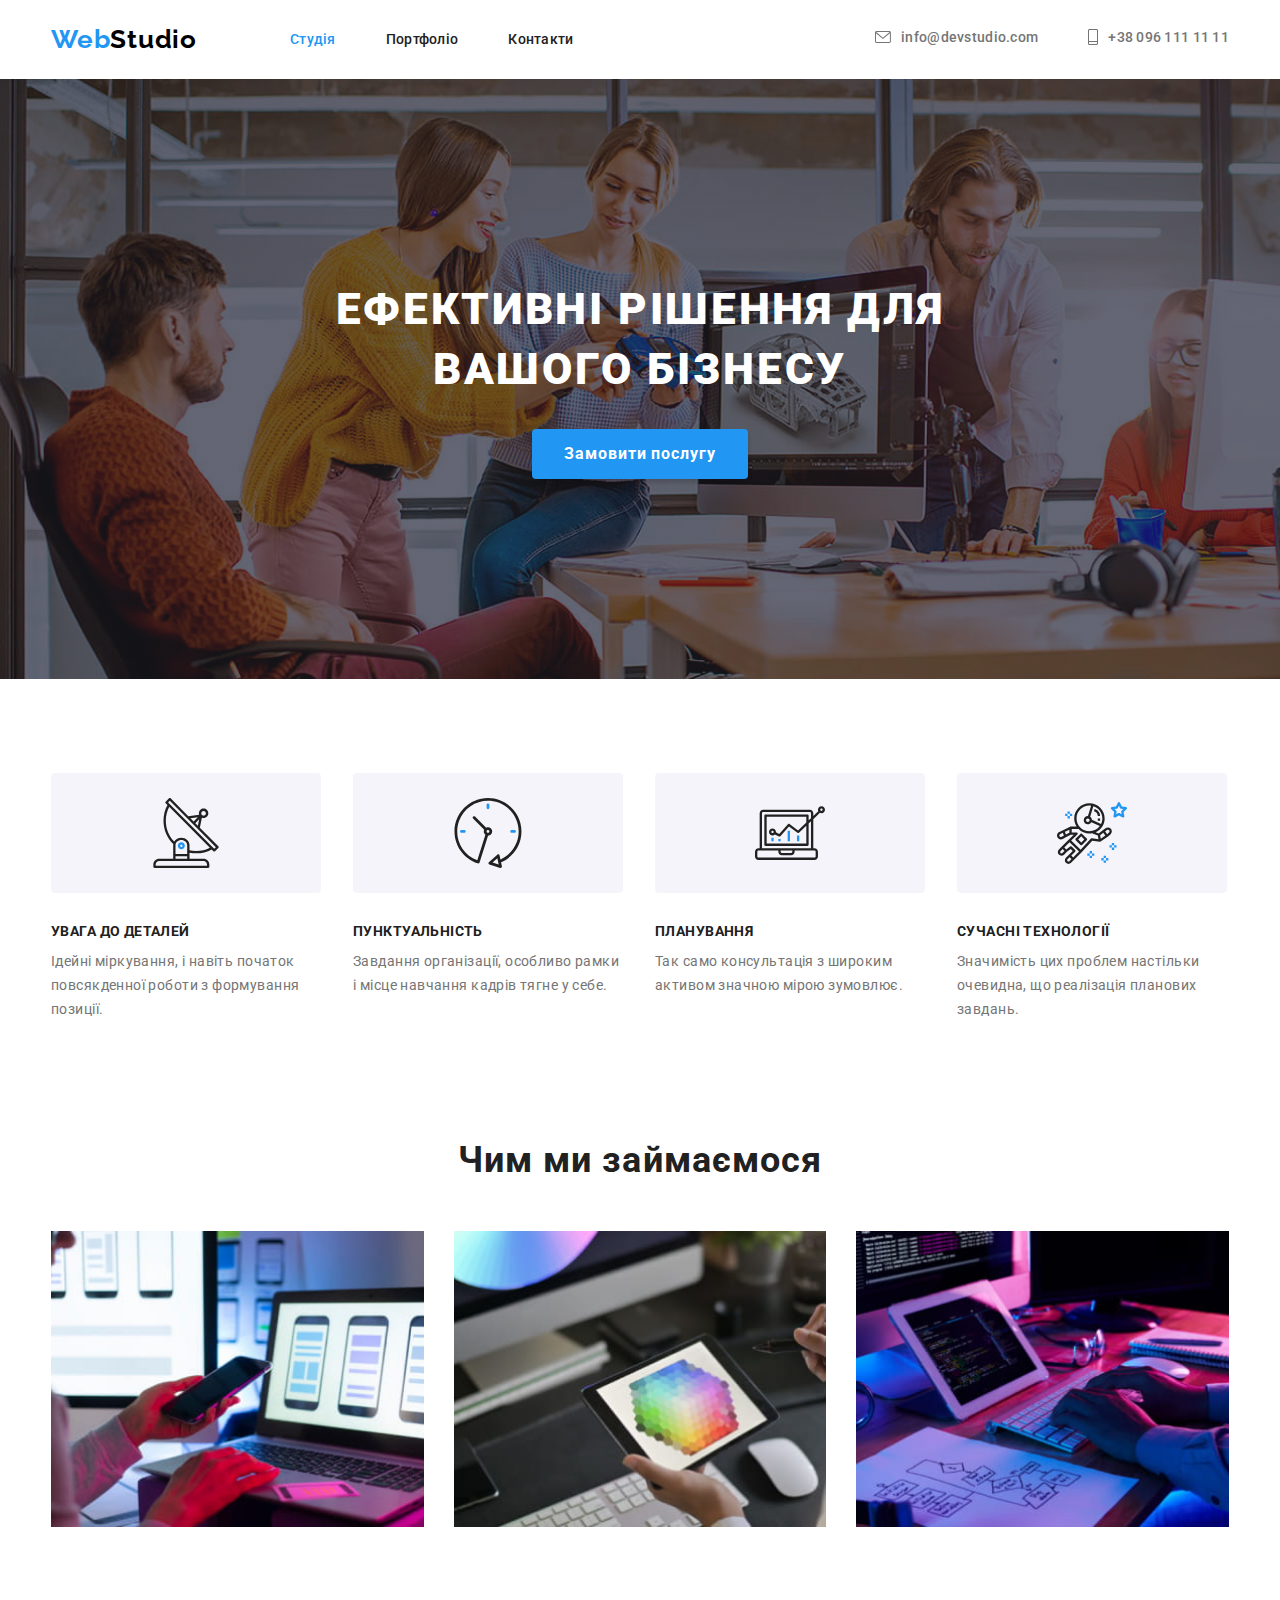
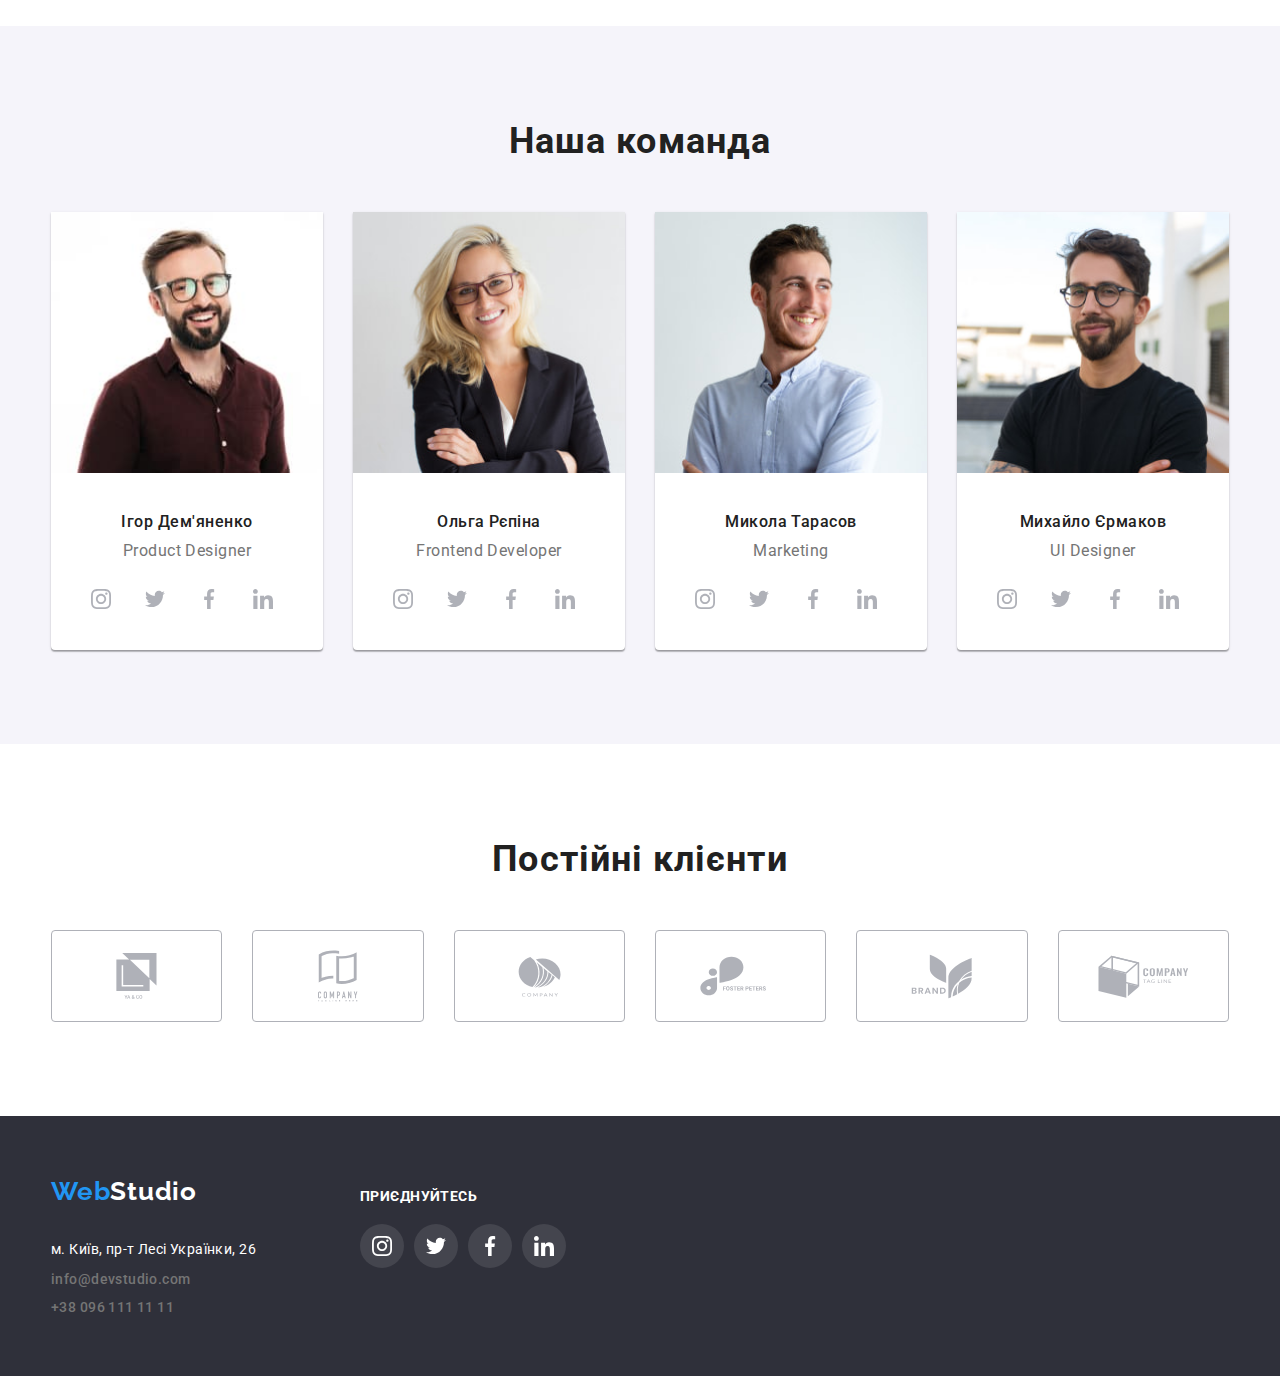
<file: index.html>
<!DOCTYPE html>
<html lang="en">
  <head>
    <meta charset="UTF-8" />
    <meta http-equiv="X-UA-Compatible" content="IE=edge" />
    <meta name="viewport" content="width=device-width, initial-scale=1.0" />
    <link
      rel="stylesheet"
      href="https://cdnjs.cloudflare.com/ajax/libs/modern-normalize/1.1.0/modern-normalize.css"
    />
    <link rel="stylesheet" href="./css/style.css" />
    <link rel="preconnect" href="https://fonts.googleapis.com" />
    <link rel="preconnect" href="https://fonts.gstatic.com" crossorigin />
    <link
      href="https://fonts.googleapis.com/css2?family=Raleway:wght@700&family=Roboto:wght@400;500;700;900&display=swap"
      rel="stylesheet"
    />
    <title>WebStudio</title>
  </head>
  <body>
    <header>
      <div class="container header-flex">
        <a class="logo link" href="/"
          ><span class="logo-blue">Web</span>Studio</a
        >
        <nav>
          <ul class="list header-list">
            <li>
              <a class="link header-active-link header-list-link" href="#"
                >Студія</a
              >
            </li>
            <li>
              <a class="link header-list-link" href="./portfolio.html"
                >Портфоліо</a
              >
            </li>
            <li><a class="link header-list-link" href="#">Контакти</a></li>
          </ul>
        </nav>
        <ul class="list header-contact">
          <li class="header-icon">
            <a
              class="link header-list-link contacts"
              href="mailto:info@devstudio.com"
            >
              <svg width="16" height="12px">
                <use href="./images/icons.svg#icon-envelope"></use>
              </svg>
              info@devstudio.com
            </a>
          </li>
          <li class="header-icon">
            <a class="link header-list-link contacts" href="tel:+380961111111">
              <svg width="10" height="16px">
                <use href="./images/icons.svg#icon-vector"></use>
              </svg>
              +38 096 111 11 11
            </a>
          </li>
        </ul>
      </div>
    </header>
    <main>
      <section class="order section">
        <h1 class="order-effective tetle-text-order">
          Ефективні рішення для вашого бізнесу
        </h1>
        <button class="order-button" type="button" data-modal-open>
          Замовити послугу
        </button>
        <!-- <div class="backdrop is-hidden" data-modal>
          <div class="modal">
            <p>
              Lorem ipsum dolor sit amet consectetur adipisicing elit. Officia,
              nam molestiae nisi magnam cum libero, doloribus ipsum suscipit,
              dicta rem aut necessitatibus nulla maxime unde facere provident
              quae neque expedita? Voluptas sed facilis illum, odit nostrum
              illo, earum fugiat assumenda, voluptatibus deleniti quae autem.
              Voluptas laborum, minima maxime veritatis tenetur atque minus
              deleniti similique quam molestias quas dignissimos inventore
              autem!
            </p>
            <button data-modal-close></button>
          </div>
        </div> -->
      </section>
      <section class="features section">
        <div class="container">
          <ul class="list features-flex">
            <li class="features-element">
              <div class="wrapper-icon">
                <svg class="features-icons" width="70" heigt="70">
                  <use href="./images/icons.svg#icon-antenna"></use>
                </svg>
              </div>
              <h3 class="skills">Увага до деталей</h3>
              <p class="skills-description">
                Ідейні міркування, і навіть початок повсякденної роботи з
                формування позиції.
              </p>
            </li>
            <li class="features-element">
              <div class="wrapper-icon">
                <svg class="features-icons" width="70" heigt="70">
                  <use href="./images/icons.svg#icon-clock"></use>
                </svg>
              </div>
              <h3 class="skills">Пунктуальність</h3>
              <p class="skills-description">
                Завдання організації, особливо рамки і місце навчання кадрів
                тягне у себе.
              </p>
            </li>
            <li class="features-element">
              <div class="wrapper-icon">
                <svg class="features-icons" width="70" heigt="70">
                  <use href="./images/icons.svg#icon-diagram"></use>
                </svg>
              </div>
              <h3 class="skills">Планування</h3>
              <p class="skills-description">
                Так само консультація з широким активом значною мірою зумовлює.
              </p>
            </li>
            <li class="features-element">
              <div class="wrapper-icon">
                <svg class="features-icons" width="70" heigt="70">
                  <use href="./images/icons.svg#icon-astronaut"></use>
                </svg>
              </div>
              <h3 class="skills">Сучасні технології</h3>
              <p class="skills-description">
                Значимість цих проблем настільки очевидна, що реалізація
                планових завдань.
              </p>
            </li>
          </ul>
          <h2 class="what-to-do tetle-text-what">Чим ми займаємося</h2>
          <ul class="list what-to-do-flex">
            <li class="item">
              <img src="./images/job1.jpg" alt="work" width="370" />
            </li>
            <li class="item">
              <img src="./images/job2.jpg" alt="work" width="370" />
            </li>
            <li class="item">
              <img src="./images/job3.jpg" alt="work" width="370" />
            </li>
          </ul>
        </div>
      </section>
      <section class="team section">
        <div class="container">
          <h2 class="team tetle-text-team">Наша команда</h2>
          <ul class="list team-flex">
            <li class="team-flex-item">
              <img
                src="./images/team1.jpg"
                alt="Product Designer"
                width="270"
              />
              <h3 class="name-team">Ігор Дем'яненко</h3>
              <p class="profession-team">Product Designer</p>
              <ul class="list flex-icons">
                <li class="team-icons">
                  <a href="">
                    <svg class="social-icon" width="20" height="20">
                      <use href="./images/icons.svg#icon-instagram"></use>
                    </svg>
                  </a>
                </li>
                <li class="team-icons">
                  <a href="">
                    <svg class="social-icon" width="20" height="20">
                      <use href="./images/icons.svg#icon-twitter"></use>
                    </svg>
                  </a>
                </li>
                <li class="team-icons">
                  <a href="">
                    <svg class="social-icon" width="20" height="20">
                      <use href="./images/icons.svg#icon-facebook"></use>
                    </svg>
                  </a>
                </li>
                <li class="team-icons">
                  <a href="">
                    <svg class="social-icon" width="20" height="20">
                      <use href="./images/icons.svg#icon-linkedin"></use>
                    </svg>
                  </a>
                </li>
              </ul>
            </li>
            <li class="team-flex-item">
              <img
                src="./images/team2.jpg"
                alt="Frontend Developer"
                width="270"
              />
              <h3 class="name-team">Ольга Рєпіна</h3>
              <p class="profession-team">Frontend Developer</p>
              <ul class="list flex-icons">
                <li class="team-icons">
                  <a href="">
                    <svg class="social-icon" width="20" height="20">
                      <use href="./images/icons.svg#icon-instagram"></use>
                    </svg>
                  </a>
                </li>
                <li class="team-icons">
                  <a href="">
                    <svg class="social-icon" width="20" height="20">
                      <use href="./images/icons.svg#icon-twitter"></use>
                    </svg>
                  </a>
                </li>
                <li class="team-icons">
                  <a href="">
                    <svg class="social-icon" width="20" height="20">
                      <use href="./images/icons.svg#icon-facebook"></use>
                    </svg>
                  </a>
                </li>
                <li class="team-icons">
                  <a href="">
                    <svg class="social-icon" width="20" height="20">
                      <use href="./images/icons.svg#icon-linkedin"></use>
                    </svg>
                  </a>
                </li>
              </ul>
            </li>
            <li class="team-flex-item">
              <img src="./images/team3.jpg" alt="Marketing" width="270" />
              <h3 class="name-team">Микола Тарасов</h3>
              <p class="profession-team">Marketing</p>
              <ul class="list flex-icons">
                <li class="team-icons">
                  <a href="">
                    <svg class="social-icon" width="20" height="20">
                      <use href="./images/icons.svg#icon-instagram"></use>
                    </svg>
                  </a>
                </li>
                <li class="team-icons">
                  <a href="">
                    <svg class="social-icon" width="20" height="20">
                      <use href="./images/icons.svg#icon-twitter"></use>
                    </svg>
                  </a>
                </li>
                <li class="team-icons">
                  <a href="">
                    <svg class="social-icon" width="20" height="20">
                      <use href="./images/icons.svg#icon-facebook"></use>
                    </svg>
                  </a>
                </li>
                <li class="team-icons">
                  <a href="">
                    <svg class="social-icon" width="20" height="20">
                      <use href="./images/icons.svg#icon-linkedin"></use>
                    </svg>
                  </a>
                </li>
              </ul>
            </li>
            <li class="team-flex-item">
              <img src="./images/team4.jpg" alt="UI Designer" width="270" />
              <h3 class="name-team">Михайло Єрмаков</h3>
              <p class="profession-team">UI Designer</p>
              <ul class="list flex-icons">
                <li class="team-icons">
                  <a href="">
                    <svg class="social-icon" width="20" height="20">
                      <use href="./images/icons.svg#icon-instagram"></use>
                    </svg>
                  </a>
                </li>
                <li class="team-icons">
                  <a href="">
                    <svg class="social-icon" width="20" height="20">
                      <use href="./images/icons.svg#icon-twitter"></use>
                    </svg>
                  </a>
                </li>
                <li class="team-icons">
                  <a href="">
                    <svg class="social-icon" width="20" height="20">
                      <use href="./images/icons.svg#icon-facebook"></use>
                    </svg>
                  </a>
                </li>
                <li class="team-icons">
                  <a href="">
                    <svg class="social-icon" width="20" height="20">
                      <use href="./images/icons.svg#icon-linkedin"></use>
                    </svg>
                  </a>
                </li>
              </ul>
            </li>
          </ul>
        </div>
      </section>
      <section class="section">
        <div class="container">
          <h2 class="lean-clients">Постійні клієнти</h2>
          <ul class="list clients-wrapper">
            <li class="element-icon">
              <a href="">
                <svg width="41" height="46">
                  <use href="./images/icons.svg#icon-group"></use>
                </svg>
              </a>
            </li>
            <li class="element-icon">
              <a href="">
                <svg width="40" height="52">
                  <use href="./images/icons.svg#icon-group2"></use>
                </svg>
              </a>
            </li>
            <li class="element-icon">
              <a href="">
                <svg width="43" height="41">
                  <use href="./images/icons.svg#icon-group3"></use>
                </svg>
              </a>
            </li>
            <li class="element-icon">
              <a href="">
                <svg width="84" height="40">
                  <use href="./images/icons.svg#icon-group4"></use>
                </svg>
              </a>
            </li>
            <li class="element-icon">
              <a href="">
                <svg width="62" height="45">
                  <use href="./images/icons.svg#icon-group5"></use>
                </svg>
              </a>
            </li>
            <li class="element-icon">
              <a href="">
                <svg width="93" height="43">
                  <use href="./images/icons.svg#icon-group1"></use>
                </svg>
              </a>
            </li>
          </ul>
        </div>
      </section>
    </main>
    <footer>
      <div class="container flex-botom">
        <div class="wrapper-bottom">
          <a class="logo link no-blaсk-logo" href="/"
            ><span class="logo-blue">Web</span>Studio</a
          >
          <address class="no-incline">
            <ul class="list">
              <li>
                <a
                  class="map"
                  target="_blank"
                  rel="noopener noreferrer nofollow"
                  href="https://goo.gl/maps/KYdNu7RqpGxBvXXn9"
                  >м. Київ, пр-т Лесі Українки, 26</a
                >
              </li>
              <li>
                <a class="link contacts-footer" href="mailto:info@devstudio.com"
                  >info@devstudio.com</a
                >
              </li>
              <li>
                <a class="link contacts-footer" href="tel:+380961111111"
                  >+38 096 111 11 11</a
                >
              </li>
            </ul>
          </address>
        </div>
        <div>
          <p class="bottom-text">приєднуйтесь</p>
          <ul class="list bottom-list">
            <li class="bottom-icons">
              <a href="">
                <svg class="bottom-social-icon" width="20" height="20">
                  <use href="./images/icons.svg#icon-instagram"></use>
                </svg>
              </a>
            </li>
            <li class="bottom-icons">
              <a href="">
                <svg class="bottom-social-icon" width="20" height="20">
                  <use href="./images/icons.svg#icon-twitter"></use>
                </svg>
              </a>
            </li>
            <li class="bottom-icons">
              <a href="">
                <svg class="bottom-social-icon" width="20" height="20">
                  <use href="./images/icons.svg#icon-facebook"></use>
                </svg>
              </a>
            </li>
            <li class="bottom-icons">
              <a href="">
                <svg class="bottom-social-icon" width="20" height="20">
                  <use href="./images/icons.svg#icon-linkedin"></use>
                </svg>
              </a>
            </li>
          </ul>
        </div>
      </div>
    </footer>
    <script src="./js/modal.js"></script>
  </body>
</html>
</file>
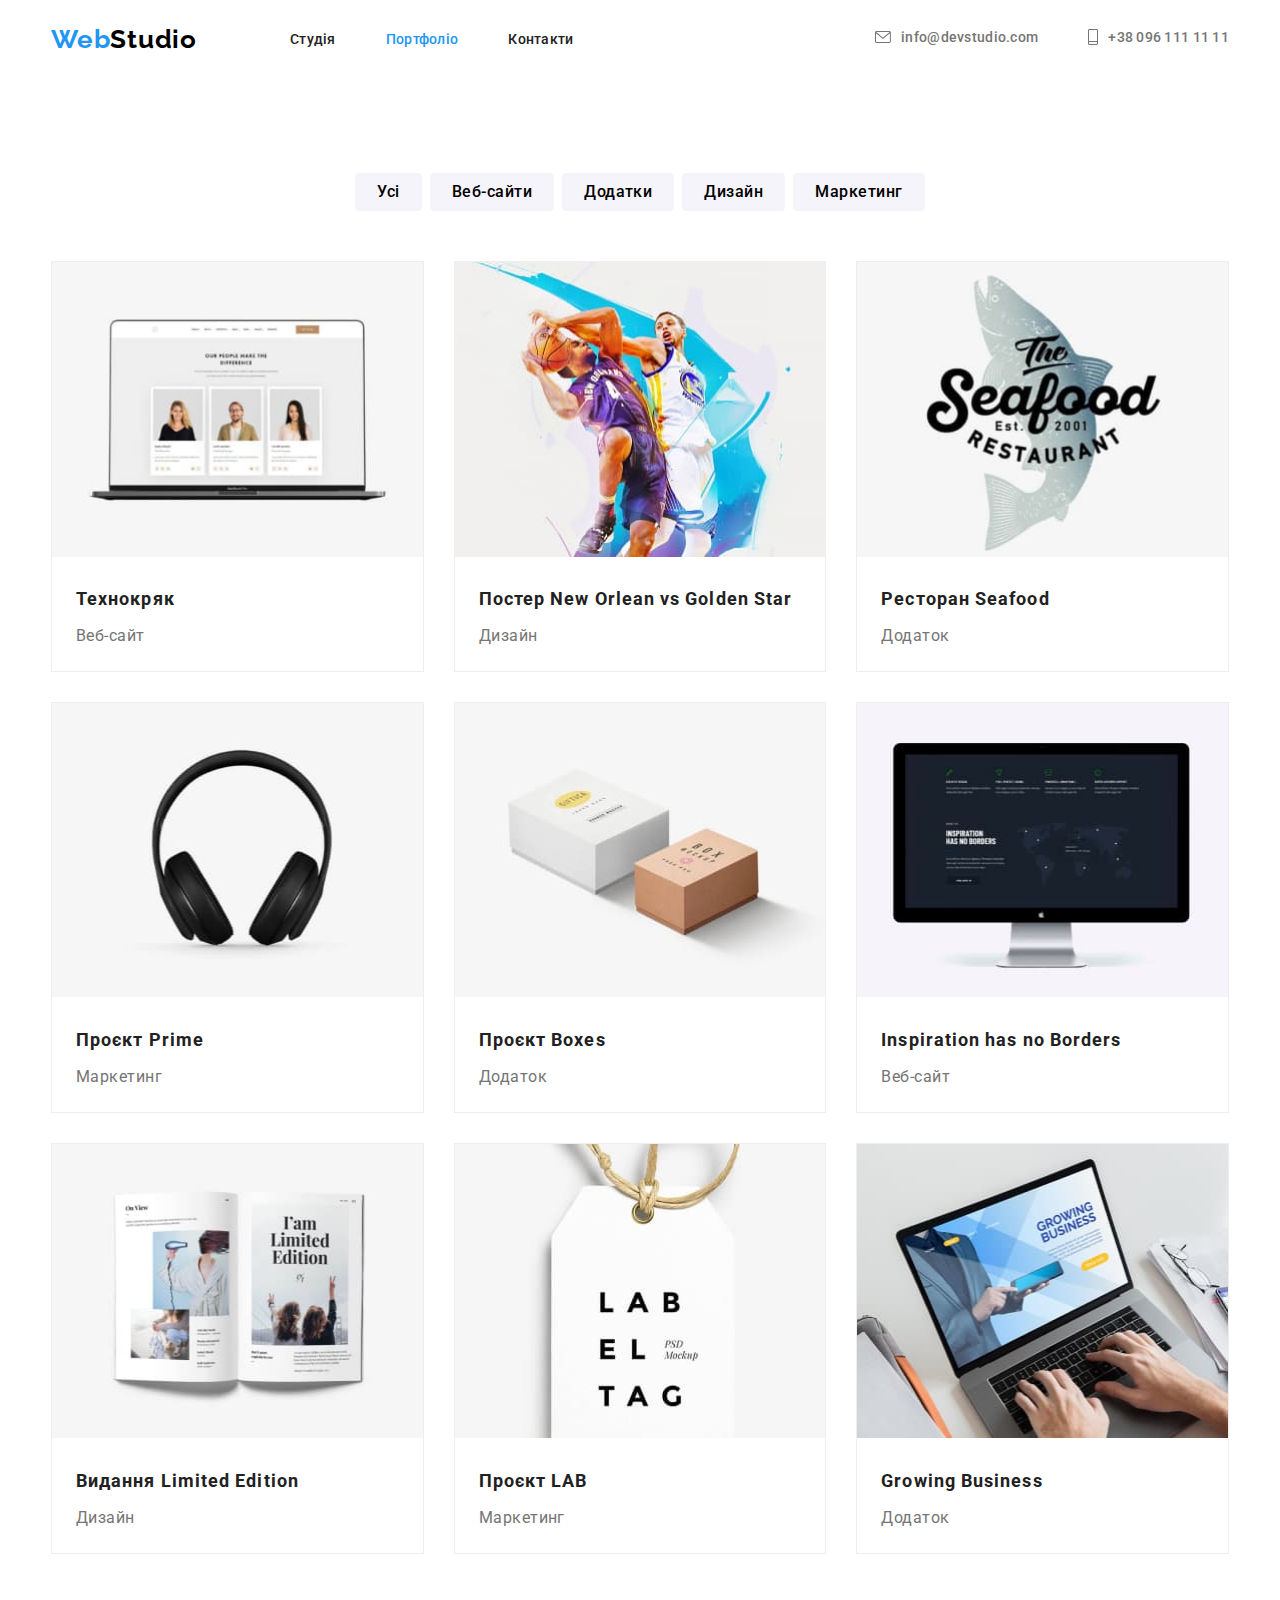
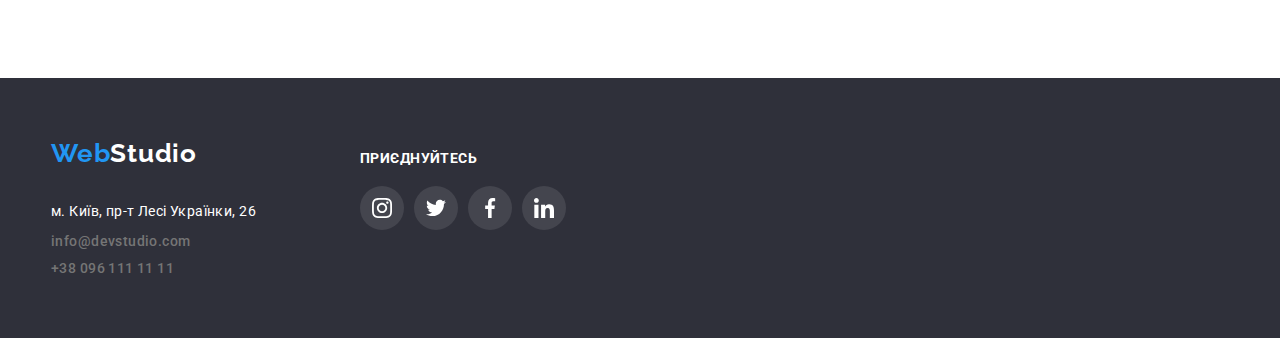
<file: portfolio.html>
<!DOCTYPE html>
<html lang="en">
  <head>
    <meta charset="UTF-8" />
    <meta http-equiv="X-UA-Compatible" content="IE=edge" />
    <meta name="viewport" content="width=device-width, initial-scale=1.0" />
    <link
      rel="stylesheet"
      href="https://cdnjs.cloudflare.com/ajax/libs/modern-normalize/1.1.0/modern-normalize.css"
    />
    <link rel="stylesheet" href="./css/style.css" />
    <link rel="preconnect" href="https://fonts.googleapis.com" />
    <link rel="preconnect" href="https://fonts.gstatic.com" crossorigin />
    <link
      href="https://fonts.googleapis.com/css2?family=Raleway:wght@700&family=Roboto:wght@400;500;700;900&display=swap"
      rel="stylesheet"
    />
    <title>WebStudio</title>
  </head>
  <body>
    <header>
      <div class="container header-flex">
        <a class="logo link" href="/"
          ><span class="logo-blue">Web</span>Studio</a
        >
        <nav>
          <ul class="list header-list">
            <li>
              <a class="link header-list-link" href="./index.html">Студія</a>
            </li>
            <li>
              <a
                class="link header-active-link header-list-link"
                href="./portfolio.html"
                >Портфоліо</a
              >
            </li>
            <li><a class="link header-list-link" href="#">Контакти</a></li>
          </ul>
        </nav>
        <ul class="list header-contact">
          <li class="header-icon">
            <a
              class="link header-list-link contacts"
              href="mailto:info@devstudio.com"
            >
              <svg width="16" height="12px">
                <use href="./images/icons.svg#icon-envelope"></use>
              </svg>
              info@devstudio.com
            </a>
          </li>
          <li class="header-icon">
            <a class="link header-list-link contacts" href="tel:+380961111111">
              <svg width="10" height="16px">
                <use href="./images/icons.svg#icon-vector"></use>
              </svg>
              +38 096 111 11 11
            </a>
          </li>
        </ul>
      </div>
    </header>
    <main>
      <section class="section">
        <div class="container">
          <ul class="list button-flex">
            <li><button class="projects" type="button">Усі</button></li>
            <li><button class="projects" type="button">Веб-сайти</button></li>
            <li><button class="projects" type="button">Додатки</button></li>
            <li><button class="projects" type="button">Дизайн</button></li>
            <li><button class="projects" type="button">Маркетинг</button></li>
          </ul>
          <ul class="list work-flex">
            <li class="item">
              <img
                src="./images/web-site-texnokrik.jpg"
                alt="Технокряк"
                width="370"
              />
              <!-- <div class="work-description">
                Ресурс пропонує комплексні пропозиції з різним рівнем
                функціоналу та сервісів. Все це дозволить відвідувачу отримати
                вичерпні відомості про компанію чи приватну особу.
              </div> -->
              <h2 class="projects-name">Технокряк</h2>
              <p class="projects-work">Веб-сайт</p>
            </li>
            <li class="item">
              <img
                src="./images/design-new-orlean-vs-golden-star.jpg"
                alt="Постер New Orlean vs Golden Star"
                width="370"
              />
              <h2 class="projects-name">Постер New Orlean vs Golden Star</h2>
              <p class="projects-work">Дизайн</p>
            </li>
            <li class="item">
              <img
                src="./images/addition-seafood-restaurant.jpg"
                alt="Ресторан Seafood"
                width="370"
              />
              <h2 class="projects-name">Ресторан Seafood</h2>
              <p class="projects-work">Додаток</p>
            </li>
            <li class="item">
              <img
                src="./images/marketing-project-prime.jpg"
                alt="Проєкт Prime"
                width="370"
              />
              <h2 class="projects-name">Проєкт Prime</h2>
              <p class="projects-work">Маркетинг</p>
            </li>
            <li class="item">
              <img
                src="./images/addition-project-boxes.jpg"
                alt="Проєкт Boxes"
                width="370"
              />
              <h2 class="projects-name">Проєкт Boxes</h2>
              <p class="projects-work">Додаток</p>
            </li>
            <li class="item">
              <img
                src="./images/web-site-inspiration-has-no-borders.jpg"
                alt="Inspiration has no Borders"
                width="370"
              />
              <h2 class="projects-name">Inspiration has no Borders</h2>
              <p class="projects-work">Веб-сайт</p>
            </li>
            <li class="item">
              <img
                src="./images/design-edition-limited-edition.jpg"
                alt="Видання Limited Edition"
                width="370"
              />
              <h2 class="projects-name">Видання Limited Edition</h2>
              <p class="projects-work">Дизайн</p>
            </li>
            <li class="item">
              <img
                src="./images/marketing-project-lab.jpg"
                alt="Проєкт LAB"
                width="370"
              />
              <h2 class="projects-name">Проєкт LAB</h2>
              <p class="projects-work">Маркетинг</p>
            </li>
            <li class="item">
              <img
                src="./images/addition-growing-business.jpg"
                alt="Growing Business"
                width="370"
              />
              <h2 class="projects-name">Growing Business</h2>
              <p class="projects-work">Додаток</p>
            </li>
          </ul>
        </div>
      </section>
    </main>
    <footer>
      <div class="container flex-botom">
        <div class="wrapper-bottom">
          <a class="logo link no-blaсk-logo" href="/"
            ><span class="logo-blue">Web</span>Studio</a
          >
          <address class="no-incline">
            <ul class="list">
              <li>
                <a
                  class="map"
                  target="_blank"
                  rel="noopener noreferrer nofollow"
                  href="https://goo.gl/maps/KYdNu7RqpGxBvXXn9"
                  >м. Київ, пр-т Лесі Українки, 26</a
                >
              </li>
              <li>
                <a class="link contacts-footer" href="mailto:info@devstudio.com"
                  >info@devstudio.com</a
                >
              </li>
              <li>
                <a class="link contacts-footer" href="tel:+380961111111"
                  >+38 096 111 11 11</a
                >
              </li>
            </ul>
          </address>
        </div>
        <div>
          <p class="bottom-text">приєднуйтесь</p>
          <ul class="list bottom-list">
            <li class="bottom-icons">
              <a href="">
                <svg class="bottom-social-icon" width="20" height="20">
                  <use href="./images/icons.svg#icon-instagram"></use>
                </svg>
              </a>
            </li>
            <li class="bottom-icons">
              <a href="">
                <svg class="bottom-social-icon" width="20" height="20">
                  <use href="./images/icons.svg#icon-twitter"></use>
                </svg>
              </a>
            </li>
            <li class="bottom-icons">
              <a href="">
                <svg class="bottom-social-icon" width="20" height="20">
                  <use href="./images/icons.svg#icon-facebook"></use>
                </svg>
              </a>
            </li>
            <li class="bottom-icons">
              <a href="">
                <svg class="bottom-social-icon" width="20" height="20">
                  <use href="./images/icons.svg#icon-linkedin"></use>
                </svg>
              </a>
            </li>
          </ul>
        </div>
      </div>
    </footer>
    <script src="./js/modal.js"></script>
  </body>
</html>
</file>
<file: css/style.css>
body {
    font-family: 'Roboto', sans-serif;
    color: var(--text-color);
    margin: 0;
    padding: 0;
    background-color: var(--main-color);
}
ul,p,h1,h2,h3,h4 {
    margin: 0;
    padding: 0;
}
:root {
    --main-color: #FFFFFF;
    --active-color: #2196F3;
    --contact-color: #757575;
    --text-color: #212121;
    --order-color: #2F303A;
    --logo-color: #000000;
    --projects-color: #F5F4FA;
    --button-hover: #188CE8;
    --icons-color: #AFB1B8;

}
.link {
    text-decoration: none;
}
.header-active-link {
    color: var(--active-color);
}
.list {
    list-style: none;
}
.order-effective {
    font-weight: 900;
    font-size: 44px;
    line-height: calc(60 / 44);
    text-transform: uppercase;
    color: var(--main-color);
    letter-spacing: 0.06em;
}
.section.order {
    max-width: 1600px;
    background-image: linear-gradient( rgba(47, 48, 58, 0.4), rgba(47, 48, 58, 0.4)), url(../images/teams.png);
    /* background-image: url(../images/teams.png), linear-gradient(rgba(47, 48, 58, 0.4),rgba(47, 48, 58, 0.4)); */
    text-align: center;
    padding-bottom: 200px;
    padding-top: 200px;
}
section.order {
    margin: 0 auto;
}
.header-list-link {
    color: var(--text-color);
    font-family: 'Roboto';
    font-style: normal;
    font-weight: 500;
    font-size: 14px;
    line-height: calc(16 / 14);
    letter-spacing: 0.02em;
}
.header-active-link {
    color: var(--active-color);
}
.logo {
    font-family: 'Raleway';
    font-weight: 700;
    font-size: 26px;
    line-height: calc(31 / 26);
    letter-spacing: 0.03em;
    color: var(--logo-color);
    margin-right: 93px;
}
.logo-blue {
    color: var(--active-color);
}
.contacts {
    color: var(--contact-color);
    font-weight: 500;
    font-size: 14px;
    line-height: calc(16/14);
    letter-spacing: 0.02em;
}
.no-incline {
    font-style: normal;
}
.no-incline a:focus {
    color: var(--active-color);
}
.map {
    text-decoration: none;
    font-size: 14px;
    line-height: calc(24/14);
    color: var(--main-color);
    letter-spacing: 0.03em;
}
.map:hover {
    color: var(--active-color);
}    
footer {
    background-color: var(--order-color);
}
.contacts:hover {
    color: var(--active-color);
}
.order-button {
    background-color: var(--active-color);
    color: var(--main-color);
    font-family: 'Roboto';
    font-weight: 700;
    font-size: 16px;
    line-height: calc(30 / 16);
    letter-spacing: 0.06em;
    cursor: pointer;
    border: none;
    margin-top: 30px;
    padding: 10px 32px;
    box-shadow: 0px 4px 4px rgba(0, 0, 0, 0.15);
    border-radius: 4px;
    
}
.order-button:hover {   
    background-color: var(--button-hover);
}
.contacts-footer {
    color: var(--contact-color);
    font-weight: 500;
    font-size: 14px;
    line-height: calc(16/14);
    letter-spacing: 0.03em;
}
.contacts-footer:hover {
    color: var(--active-color);
}
.skills {
    font-weight: 700;
    font-size: 14px;
    line-height: calc(16 / 14);
    letter-spacing: 0.03em;
    text-transform: uppercase;
    margin-bottom: 10px;
}
.skills-description {
    font-size: 14px;
    line-height: calc(24 / 14);
    letter-spacing: 0.03em;
    color: var(--contact-color);
}
.what-to-do {
    font-weight: 700;
    font-size: 36px;
    line-height: calc(42 / 36);
    letter-spacing: 0.03em;
}
.team {
    font-weight: 700;
    font-size: 36px;
    line-height: calc(42 / 36);
    letter-spacing: 0.03em;
    background-color: var(--projects-color);
}
.name-team {
    font-weight: 500;
    font-size: 16px;
    line-height: calc(19 / 16);
    letter-spacing: 0.03em;
}
.profession-team {
    font-weight: 400;
    font-size: 16px;
    line-height: calc(19 / 16);
    letter-spacing: 0.03em;
    color: var(--contact-color);
}
.projects {
    cursor: pointer;
    border: none;
    background-color: var(--projects-color);
    font-weight: 500;
    font-size: 16px;
    line-height: calc(26 / 16);
    letter-spacing: 0.03em;
    font-family: 'Roboto';
    font-weight: 500;
    font-size: 16px;
    line-height: calc(26 / 16);
    padding: 6px 22px;
    border-radius: 4px;
}
.button-flex li:not(:first-child) {
    margin-left: 8px;
}
.projects:hover {
    background-color: var(--active-color);
    color: var(--main-color);
    border: none;
    box-shadow: 0px 3px 1px rgba(0, 0, 0, 0.1), 0px 1px 2px rgba(0, 0, 0, 0.08), 0px 2px 2px rgba(0, 0, 0, 0.12);
}
.projects:focus {
    background-color: var(--active-color);
    color: var(--main-color);
}
.projects-name {
    font-weight: 700;
    font-size: 18px;
    line-height: calc(36 / 18);
    letter-spacing: 0.06em;
}
.projects-work {
    font-size: 16px;
    line-height: calc(30 / 16);
    letter-spacing: 0.03em;
    color: var(--contact-color);
}
.no-blaсk-logo {
    color: var(--main-color);
}
.tetle-text-order {
    text-align: center;
    max-width: 696px;
    margin: 0 auto;
}
.header-flex {
    display: flex;
    align-items: center;
}
.header-list {
    display: flex;
}
.header-list-link:hover,
.header-list-link:focus
 {
    color: var(--active-color);
}
.header-contact {
    display: flex;
    margin-left: auto;
}
.header-contact>li:first-child {
    margin-right: 50px;
} 
.container {
    max-width: 1200px;
    margin: 0 auto;
    padding: 0 11px;
}
.header-list>li:not(:last-child) {
    margin-right: 50px;
}
header {
    padding: 24px 0;
}
/* .features-element:not(:last-child) {
margin-right: 30px;
} */
.features-flex {
    display: flex;
    margin-bottom: 118px;
    margin-left: -30px;
}
.features-flex .features-element {
    flex-basis: calc((100% - 90px) / 4);
    margin-left: 30px;
}
.what-to-do-flex {
    display: flex;
    margin-top: 50px;
    margin-left: -30px;
}
.what-to-do-flex .item {
    flex-basis: calc((100% - 60px) / 3);
    margin-left: 30px;
}
.tetle-text-what {
    text-align: center;
}
.tetle-text-team {
    text-align: center;
    margin-bottom: 50px;
}
.team-flex {
    display: flex;
    text-align: center;

    margin-left: -30px;
}
.team-flex-item {
    margin-left: 30px;
    flex-basis: calc((100% - 90px) / 4);
    border-radius: 0px 0px 4px 4px;
    box-shadow: 0px 1px 3px rgba(0, 0, 0, 0.12), 0px 1px 1px rgba(0, 0, 0, 0.14), 0px 2px 1px rgba(0, 0, 0, 0.2);
}
.team-flex-item > img {
    width: 100%;
}
.team-flex>li {
background-color: var(--main-color);
}
.team-flex h3 {
    margin-top: 30px;
    margin-bottom: 10px;
}
footer {
    padding: 60px 0;
}
address {
    margin-top: 30px;
}
.no-incline li:not(:first-child) {
    margin-top: 9px;
}
.button-flex {
    display: flex;
    justify-content: center;
    margin-bottom: 50px;
}
.work-flex {
    display: flex;
    flex-wrap: wrap;
    margin-left: -30px;
}
.work-flex .item {
    flex-basis: calc((100% - 90px) / 3);
    margin-left: 30px;
}
.item:hover {
    box-shadow: 0px 1px 1px rgba(0, 0, 0, 0.12), 0px 4px 4px rgba(0, 0, 0, 0.06), 1px 4px 6px rgba(0, 0, 0, 0.16);
}
.item img {
    width: 100%;
}
.work-flex li {
    border: 1px solid #EEEEEE;
    margin-bottom: 30px;
}
.work-flex h2 {
    margin-left: 24px;
    margin-top: 20px;
    
}
.work-flex p {
    margin-left: 24px;
    margin-bottom: 20px;
    margin-top: 4px;
}
.section {
    padding-top: 94px;
    padding-bottom: 94px;
}
.team-icons a {
    width: 44px;
    height: 44px;
    display: inline-block;
    margin-right: 10px;
    border-radius: 50%;
    color: var(--icons-color);
}
.team-icons a:hover {
    background-color: var(--active-color);
    color: var(--main-color);
}
.team-icons a:focus {
    background-color: var(--active-color);
    color: var(--main-color);
}
.team-icons a svg {
    fill: currentColor;
}
.team-icons:last-child {
    margin-right: 0;
}
.flex-icons {
    display: flex;
    justify-content: center;
    margin-top: 16px;
    margin-bottom: 30px;
}
.social-icon {
    fill: var(--icons-color);
}
.wrapper-icon {
    display: flex;
    justify-items: center;
    justify-content: center;
    background-color:var(--projects-color) ;
    height: 120px;
    max-width: 270px;
    margin-bottom: 30px;
    border-radius: 4px;
}
.lean-clients {
    font-weight: 700;
    font-size: 36px;
    line-height: calc(42 / 36);
    text-align: center;
    letter-spacing: 0.03em;
    margin-bottom: 50px;
}
.clients-wrapper {
    display: flex;
    margin-left: -30px;
}
.element-icon {
    width: 170px;
    height: 92px;
    flex-basis: calc((100% - 150px) / 6);
    margin-left: 30px;
}
.element-icon a svg {
    fill: var(--icons-color);
}
.element-icon a:hover, .element-icon a:focus {
    border: 1px solid var(--active-color);
}
.element-icon a:hover svg,
.element-icon a:focus svg {
    fill: var(--active-color);
}
.element-icon a {
    width: 100%;
    height: 100%;
    display: flex;
    justify-content: center;
    align-items: center;
    border: 1px solid var(--icons-color);
    border-radius: 4px;
}
.flex-botom {
    display: flex;
}
.bottom-icons {
    width: 44px;
    height: 44px;
    margin-right: 10px;
    border-radius: 50%;
    display: flex;
    justify-content: center;
    align-items: center;
    background-color: rgba(255, 255, 255, 0.1);
}
.bottom-icons a {
    width: 100%;
    height: 100%;
    display: flex;
    align-items: center;
    justify-content: center;
    border-radius: 50%;
}
.bottom-icons a:focus {
    background-color: var(--active-color);
    
}
.bottom-icons svg {
    fill: var(--main-color);
}
.bottom-list {
    display: flex;
    margin-top: 20px;
}
.bottom-icons:hover {
    background-color: var(--active-color);
}
.bottom-icons:hover svg {
 fill: var(--main-color);
}
.wrapper-bottom {
    margin-right: 70px;
}
.bottom-text {
    font-weight: 700;
    font-size: 14px;
    line-height: calc(16/14);
    letter-spacing: 0.03em;
    text-transform: uppercase;
    color: var(--main-color);
    margin-top: 12px;
}
.header-icon:hover .header-list-link {
    color: var(--button-hover);
}
.contacts {
   display: inline-flex;
   align-items: center;
}
.contacts svg {
    fill: currentColor;
    margin-right: 10px;
}

/* leason 5 */
/* .work-description {
    background-color: var(--active-color);
    position: absolute;
    top: 0;
    left: 0;
    right: 0;
    color: var(--main-color);
    width: 100%;
    justify-content: center;
    align-items: center;
    font-weight: 400;
    font-size: 18px;
    line-height: calc(28 / 18);
    letter-spacing: 0.03em;
    transform: translateY(100%);
    transition: transform 500ms linear;
    opacity: 90%;
}
.work-flex li {
    position: relative;
    cursor: pointer;
}
.work-flex li:hover .work-description {
} */
</file>
